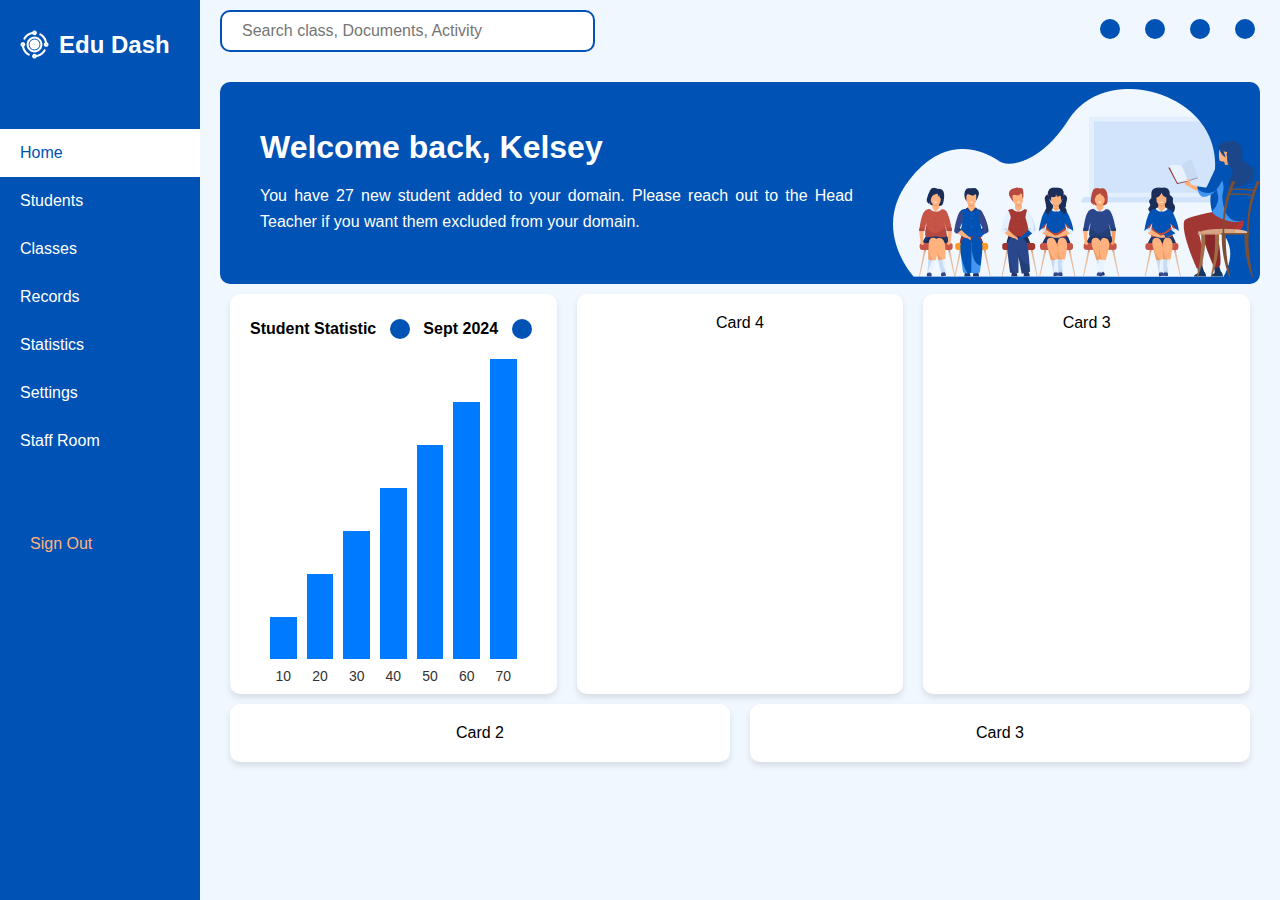
<file: index.html>
<!doctype html>
<html class="no-js" lang="">
<head>
  <meta charset="utf-8">
  <meta name="viewport" content="width=device-width, initial-scale=1">
  <title>Edu Dash</title>
  <link rel="stylesheet" href="css/style.css">
</head>
<body>
<section class="sidebar">
  <div class="logo">
    <img src="img/logo.png" alt="Logo">
    <span>Edu Dash</span>
  </div>
  <ul>
    <li id="homeLink" class="active">Home</li>
    <li id="studentsLink">Students</li>
    <li id="classesLink">Classes</li>
    <li>Records</li>
    <li>Statistics</li>
    <li>Settings</li>
    <li>Staff Room</li>
  </ul>
  <div class="signOut">Sign Out</div>
</section>
<div class="main">
  <section class="navbar">
    <button id="sidebarToggle" class="sidebarToggle"> ☰</button>
    <input type="text" placeholder="Search class, Documents, Activity">
    <div class="rightNavBar">
      <div><span class="icon"></span></div>
      <div><span class="icon"></span></div>
      <div><span class="icon"></span></div>
      <div><span class="icon"></span></div>
    </div>
  </section>
  <section class="mainContent"></section>
</div>
<script src="js/app.js"></script>
</body>
</html>
</file>
<file: css/style.css>
:root {
  --blue: #0052B4;
  --white: #FFFFFF;
  --yellow: #FFB27D;
  --backgroundColor: #F0F7FF;
  --black-face: #333
}

* {
  margin: 0;
  padding: 0;
  box-sizing: border-box;
}

body {
  display: flex;
  font-family: Arial, sans-serif;
  background-color: var(--backgroundColor);
}

.sidebar {
  background: var(--blue);
  height: 100vh;
  width: 200px;
  display: flex;
  flex-direction: column;
  position: fixed;
  left: 0;
  top: 0;
  transition: transform 0.3s ease;
}

.sidebar ul {
  color: var(--white);
  margin: 40px 0;
  padding: 0;
  list-style: none;
}

.sidebar ul li {
  padding: 15px 20px;
  cursor: pointer;
}

.sidebar ul li:hover,
.sidebar ul li.active {
  background-color: var(--white);
  color: var(--blue);
  transition: background-color 0.3s;
}

.signOut {
  color: var(--yellow);
  margin: 20px;
  padding: 10px;
  cursor: pointer;
}

.logo {
  font-size: 24px;
  font-weight: bold;
  padding: 30px 20px;
  color: var(--white);
  display: flex;
  align-items: center;
}

.logo img {
  max-height: 40px;
  margin-right: 10px;
}

.main {
  flex: 1;
  display: flex;
  flex-direction: column;
  margin-left: 200px;
  transition: margin-left 0.3s ease;
}

.navbar {
  background-color: var(--backgroundColor);
  width: 100%;
  display: flex;
  justify-content: space-between;
  padding: 10px 20px;
  align-items: center;
}

.sidebarToggle {
  display: none;
}

.rightNavBar {
  display: flex;
  gap: 15px;
}

.icon {
  height: 20px;
  width: 20px;
  background-color: var(--blue);
  border-radius: 50%;
  display: inline-block;
  margin: 5px;
}

.icon:hover {
  transform: scale(1.1);
  transition: transform 0.3s, background-color 0.3s;
  background-color: var(--yellow);
}

input[type="text"] {
  flex: 1;
  border-radius: 10px;
  border: 2px solid var(--blue);
  font-size: 16px;
  padding: 10px 20px;
  margin-right: 500px;
}

input[type="text"]:focus {
  outline: none;
  border-color: var(--yellow);
}

.mainContent {
  flex: 1;
  padding: 20px;
  overflow-y: auto;
}

.welcome {
  display: flex;
  justify-content: space-between;
  background-color: var(--blue);
  border-radius: 10px;
  color: var(--white);
  /*margin-bottom: 20px;*/
  overflow: hidden;
}

.welcome h1, p {
  margin-bottom: 10px;
}

.welcome h1, #p1 {
  text-align: justify;
  line-height: 1.6;
}

.welcome img {
  max-width: 100%;
  height: auto;
  object-fit: contain;
}

.leftText {
  padding: 20px;
  margin: 20px;
  text-align: justify;
}

.card-container {
  display: flex;
  gap: 20px;
  flex-wrap: wrap;
  margin: 10px;
}

.card {
  background-color: var(--white);
  border-radius: 10px;
  padding: 20px;
  box-shadow: 0 4px 6px rgba(0, 0, 0, 0.1);
  flex: 1;
  min-width: 200px;
  text-align: center;
}

.chart-container {
  width: 80%;
  max-width: 800px;
  background-color: #fff;
  padding: 20px;
  border-radius: 10px;
  box-shadow: 0 0 10px var(--black-face);
}

.chart {
  display: flex;
  justify-content: space-around;
  align-items: flex-end;
  height: 300px;
  margin: 15px;
}

.bar {
  width: 40px;
  background-color: #007BFF;
  text-align: center;
  color: #fff;
  font-size: 12px;
  margin: 0 5px;
  position: relative;
}

.bar span {
  position: absolute;
  bottom: -25px;
  left: 0;
  right: 0;
  text-align: center;
  font-size: 14px;
  color: #333;
}

.barHeader {
  display: flex;
  justify-content: space-between;
  align-items: center;
  text-align: center;
  font-weight: bold;
}

@media (max-width: 768px) {
  .sidebar {
    transform: translateX(-100%);
  }

  .sidebar.active {
    transform: translateX(0);
  }

  .main {
    margin-left: 0;
  }

  .sidebarToggle {
    display: block;
    color: var(--blue);
    border: none;
    font-size: 24px;
    cursor: pointer;
    margin-right: 20px;
  }

  .navbar {
    flex-direction: row;
    padding: 10px;
  }

  .rightNavBar {
    margin-top: 10px;
  }

  .mainContent {
    padding: 10px;
  }

  .card {
    width: 100%;
    margin-bottom: 10px;
  }

  .welcome {
    display: flex;
    flex-direction: column;
  }
}
</file>
